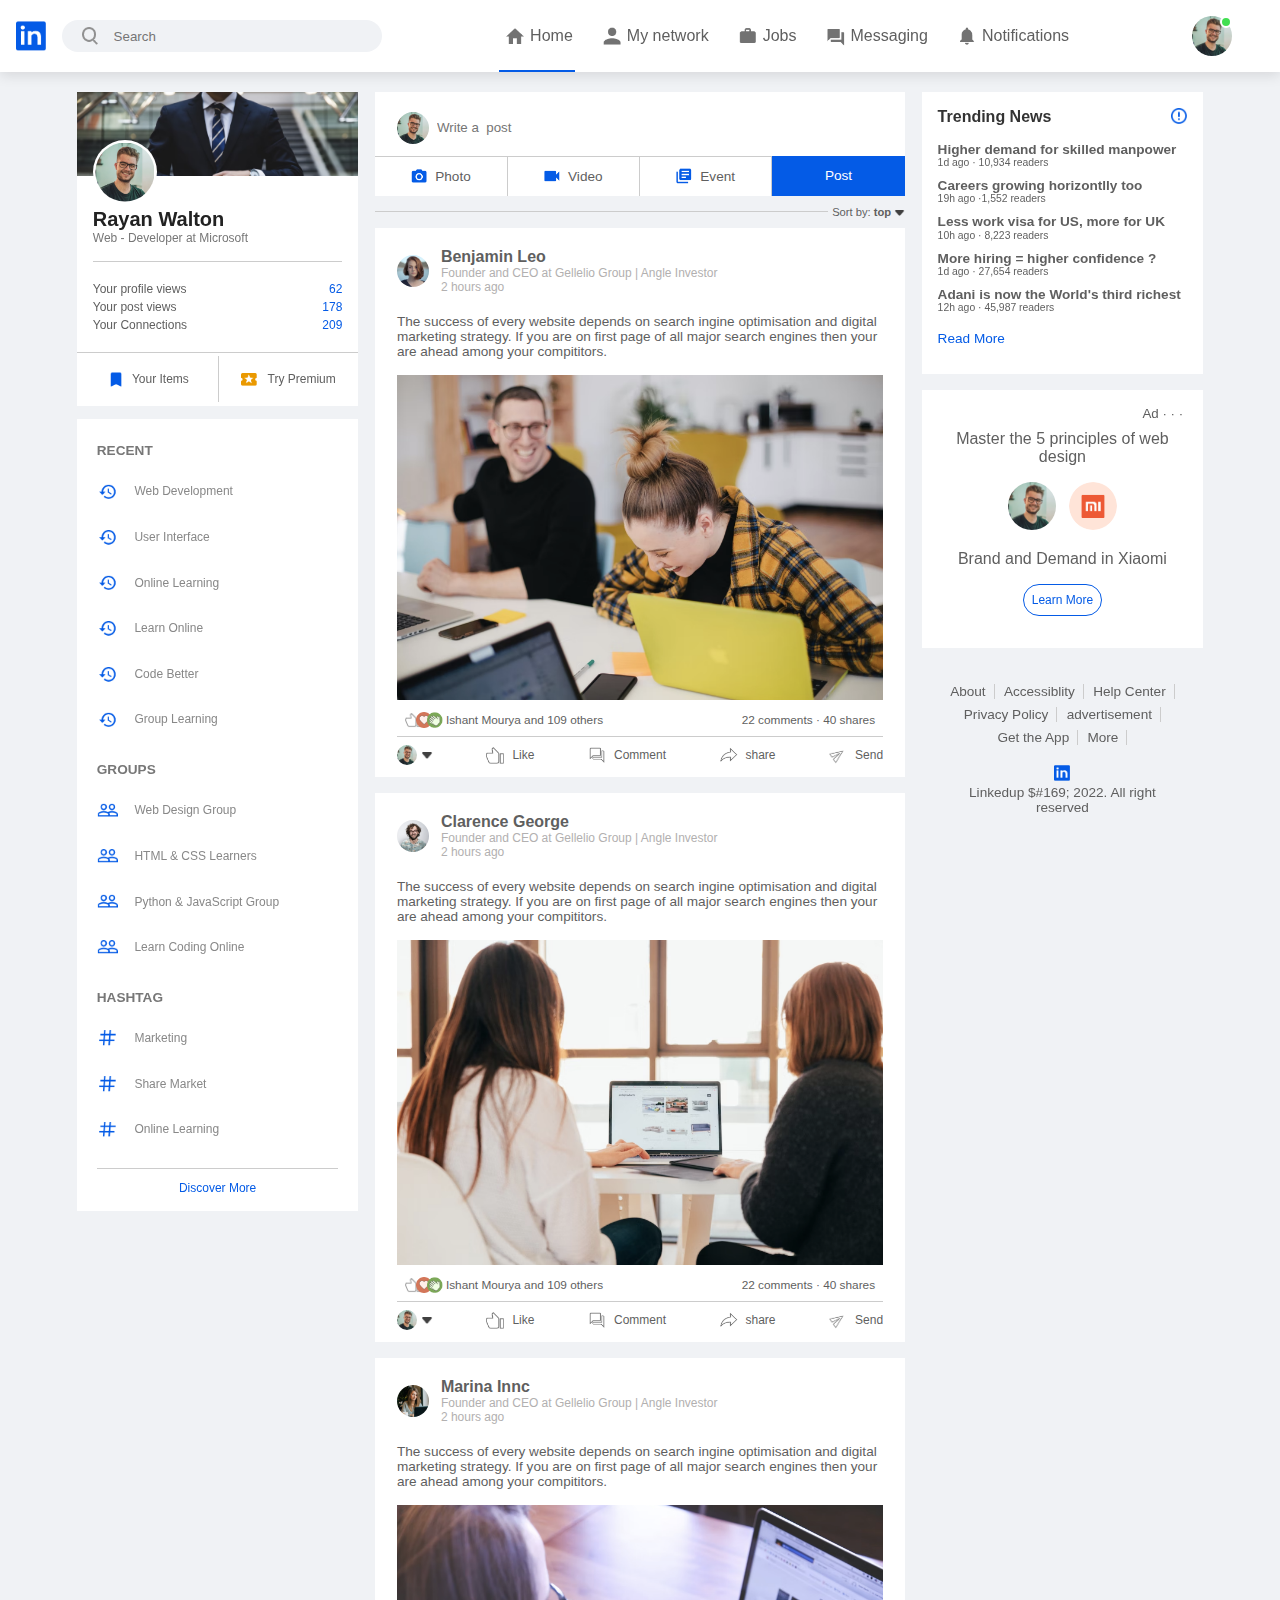
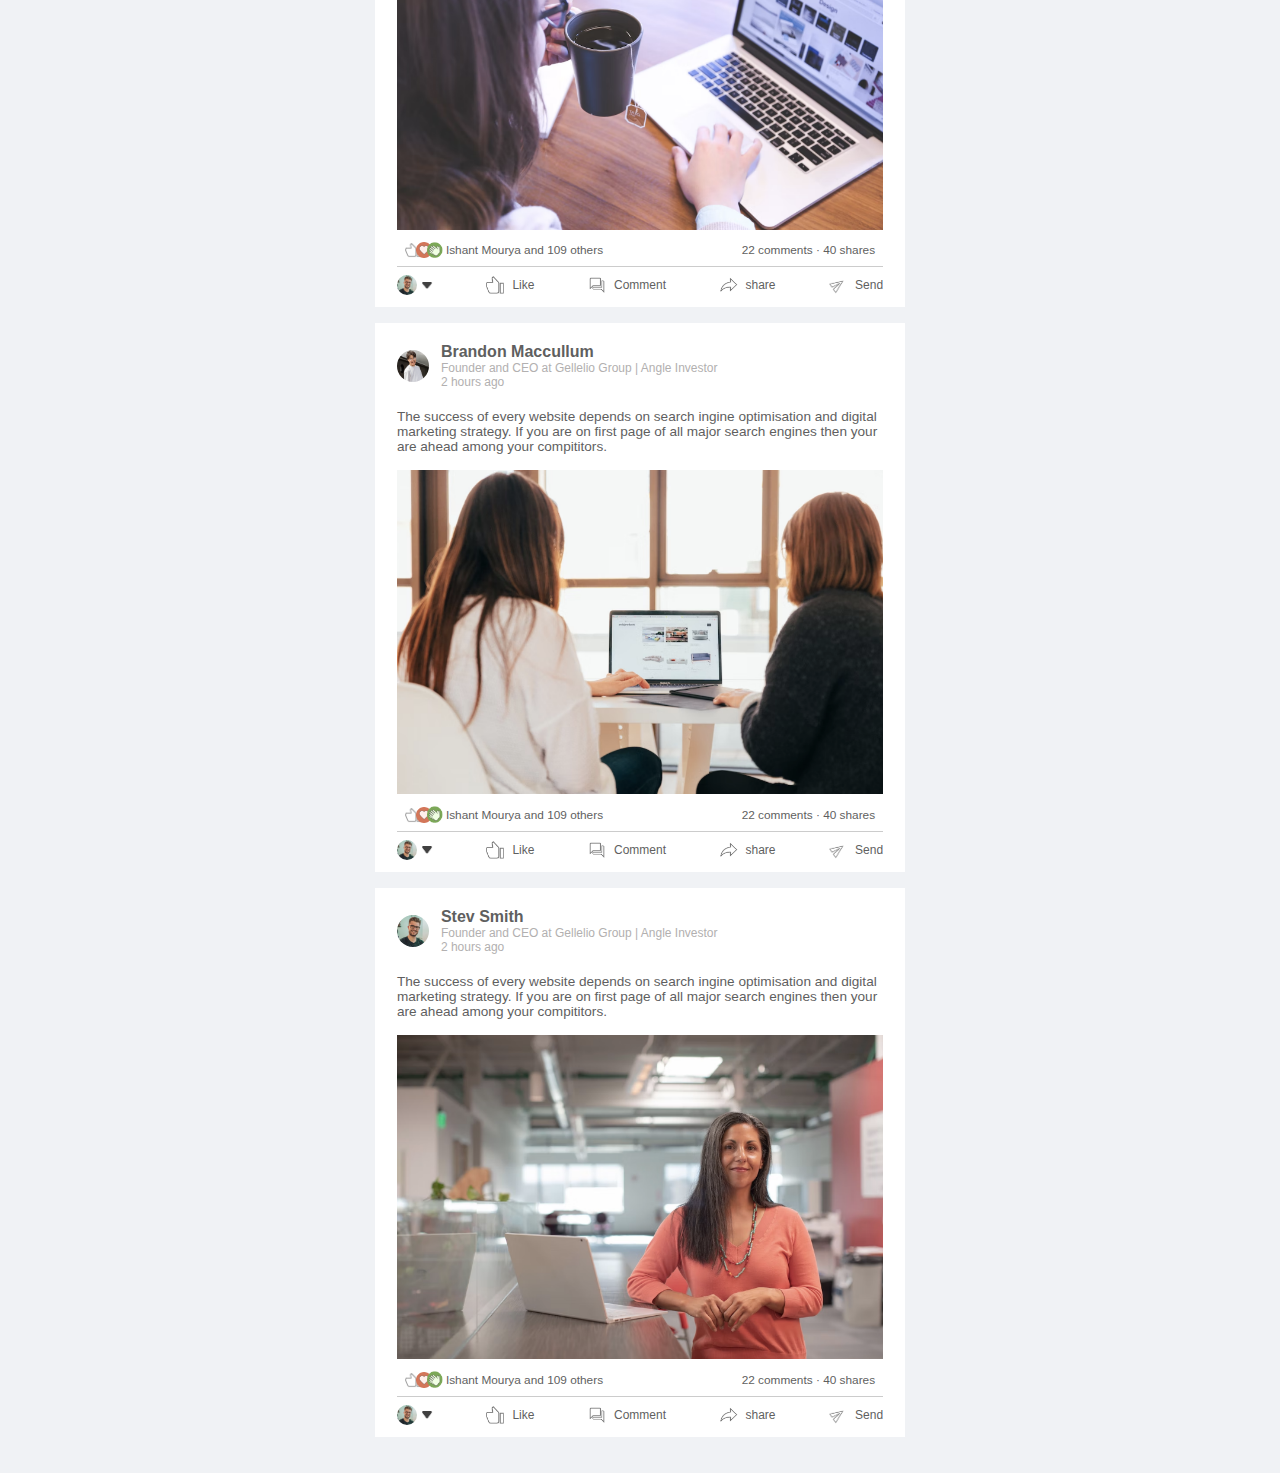
<file: index.html>
<!DOCTYPE html>
<html lang="en">
<head>
    <meta charset="UTF-8">
    <meta name="viewport" content="width=device-width, initial-scale=1.0">
    <link rel="stylesheet" href="https://cdnjs.cloudflare.com/ajax/libs/font-awesome/6.4.0/css/all.min.css" integrity="sha512-iecdLmaskl7CVkqkXNQ/ZH/XLlvWZOJyj7Yy7tcenmpD1ypASozpmT/E0iPtmFIB46ZmdtAc9eNBvH0H/ZpiBw==" crossorigin="anonymous" referrerpolicy="no-referrer" />
    <title>LinkedIn-Clone-By-SachinKhandeka</title>
    <link rel="stylesheet" href="Style.css">
    
</head>
<body>
    <!---------------  Navabr ------------------->
    <nav class="navbar">
        <!-----------Left navbar (Logo + SearchBox + Search icon) ------------>
        <div class="navbar-left">
            <a href="index.html" class="navbar-logo"><img src="images/logo.png"></a>
            <div class="search-box">
                <img src="images/search.png">
                <input type="text" placeholder="Search">
            </div>
        </div>

        <!-- -------------- center point of navbar (menu + menu-logo) -------------------->
        <div class="navbar-center">
            <ul>
                <li><a href="#" class="active-link"><img src="images/home.png"><span>Home</span></a></li>
                <li><a href="#"><img src="images/network.png"><span>My network</span></a></li>
                <li><a href="#"><img src="images/jobs.png"><span>Jobs</span></a></li>
                <li><a href="#"><img src="images/message.png"><span>Messaging</span></a></li>
                <li><a href="#"><img src="images/notification.png"><span>Notifications</span></a></li>
            </ul>
        </div>

        <!--------------------navbar right (profile image + online-dot) ---------------->
        <div class="navbar-right">
            <div class="online">
                <img src="images/user-1.png"class="nav-profile-img" onclick="toggleMenu()">
            </div> 
        </div>

        <!------------------Profile Drop-down menu------------------------->
        <div class="profile-menu-wrap" id="profileMenu">
            <div class="profile-menu">
                <div class="user-info">
                    <img src="images/user-1.png" >
                    <div>
                        <h3>Rayan Walton</h3>
                        <a href="file.html.html">See your profile</a>
                    </div>
                </div>
                <hr>
                <a href="#"class="profile-menu-link">
                    <img src="images/feedback.png">
                    <p>Give feedback</p>
                    <span>></span>
                </a>
                <a href="#"class="profile-menu-link">
                    <img src="images/setting.png">
                    <p>Settings & Privacy</p>
                    <span>></span>
                </a>
                <a href="#"class="profile-menu-link">
                    <img src="images/help.png">
                    <p>Help & Support</p>
                    <span>></span>
                </a>
                <a href="#"class="profile-menu-link">
                    <img src="images/display.png">
                    <p>Display & Accessiblity</p>
                    <span>></span>
                </a>
                <a href="#"class="profile-menu-link">
                    <img src="images/logout.png">
                    <p>Logout</p>
                    <span>></span>
                </a>

            </div>
        </div>
    </nav>
    <!---------------------------- navbar End (Closed)-------------------------------------->

    <!----------Container -(left-sidebar + main-content + right-sidebar)------------------->
    <div class="container">
        <!--------------left-sidebar ------------------------->
        <div class="left-sidebar">
            <div class="sidebar-profile-box">
                <img src="images/cover-pic.png" width="100%">
                <div class="sidebar-profile-info">
                    <img src="images/user-1.png">
                    <h1>Rayan Walton</h1>
                    <h3>Web - Developer at Microsoft <i class="fa-brands fa-microsoft"></i></h3>
                    <ul>
                        <li>Your profile views <span>62</span></li>
                        <li>Your post views <span>178</span></li>
                        <li>Your Connections <span>209</span></li>
                    </ul>
                </div>

                <div class="sidebar-profile-link">
                    <a href="#"><img src="images/items.png">Your Items</a>
                    <a href="#"><img src="images/premium.png">Try Premium</a>
                </div>
            </div>

            <div class="sidebar-activity" id="sidebarActivity">
                <h3>RECENT</h3>
                <a href="#"><img src="images/recent.png">Web Development</a>
                <a href="#"><img src="images/recent.png">User Interface</a>
                <a href="#"><img src="images/recent.png">Online Learning</a>
                <a href="#"><img src="images/recent.png">Learn Online</a>
                <a href="#"><img src="images/recent.png">Code Better</a>
                <a href="#"><img src="images/recent.png">Group Learning</a>
                <h3>GROUPS</h3>
                <a href="#"><img src="images/group.png">Web Design Group</a>
                <a href="#"><img src="images/group.png">HTML & CSS Learners</a>
                <a href="#"><img src="images/group.png">Python & JavaScript Group</a>
                <a href="#"><img src="images/group.png">Learn Coding Online</a>
                <h3>HASHTAG</h3>
                <a href="#"><img src="images/hashtag.png">Marketing</a>
                <a href="#"><img src="images/hashtag.png">Share Market</a>
                <a href="#"><img src="images/hashtag.png">Online Learning</a>
                <div class="discover-more-link">
                    <a href="#">Discover More</a>
                </div>
            </div>
            <p id="showMore" onclick="toggleActivity()">Show more <b>+</b></p>
        </div>


        <!------------- main-content ----------------->
        <div class="main-content">
            <div class="create-post">
                <div class="create-post-input">
                    <img src="images/user-1.png">
                    <textarea rows="2" placeholder="Write a  post"></textarea>
                </div>

                <div class="create-post-links">
                    <li><img src="images/photo.png">Photo</li>
                    <li><img src="images/video.png">Video</li>
                    <li><img src="images/event.png">Event</li>
                    <li>Post</li>
                </div>
            </div>
            <div class="sort-by">
                <hr>
                <p>Sort by: <span>top <img src="images/down-arrow.png"></span></p>
            </div>
            <!-----------Post 1 ------------------------->
            <div class="post">
                <div class="post-author">
                    <img src="images/user-3.png">
                    <div>
                        <h1>Benjamin Leo</h1>
                        <small>Founder and CEO at Gellelio Group | Angle Investor</small>
                        <small>2 hours ago</small>
                    </div>
                </div>
                <p>
                    The success of every website depends on search ingine optimisation and 
                    digital marketing strategy. If you are on first page of all major search 
                    engines then your are ahead among your compititors.
                </p>
                <img src="images/post-image-1.png" width="100%">
                <div class="post-stats">
                    <div>
                        <img src="images/thumbsup.png">
                        <img src="images/love.png">
                        <img src="images/clap.png">
                        <span class="liked-users">Ishant Mourya and 109 others</span>
                    </div>
                    <div>
                        <span>22 comments &middot; 40 shares</span>
                    </div>
                </div>

                <div class="post-activity">
                    <div>
                        <img src="images/user-1.png" class="post-activity-user-icon">
                        <img src="images/down-arrow.png" class="post-activity-arrow-icon">
                    </div>
                    <div class="post-activity-link">
                        <img src="images/like.png">
                        <span>Like</span>
                    </div>
                    <div class="post-activity-link">
                        <img src="images/comment.png">
                        <span>Comment</span>
                    </div>
                    <div class="post-activity-link">
                        <img src="images/share.png">
                        <span>share</span>
                    </div>
                    <div class="post-activity-link">
                        <img src="images/send.png">
                        <span>Send</span>
                    </div>
                </div>
            </div>

            <!----------------  post 2----------------------->

            <div class="post">
                <div class="post-author">
                    <img src="images/user-2.png">
                    <div>
                        <h1>Clarence George</h1>
                        <small>Founder and CEO at Gellelio Group | Angle Investor</small>
                        <small>2 hours ago</small>
                    </div>
                </div>
                <p>
                    The success of every website depends on search ingine optimisation and 
                    digital marketing strategy. If you are on first page of all major search 
                    engines then your are ahead among your compititors.
                </p>
                <img src="images/post-image-2.png" width="100%">
                <div class="post-stats">
                    <div>
                        <img src="images/thumbsup.png">
                        <img src="images/love.png">
                        <img src="images/clap.png">
                        <span class="liked-users">Ishant Mourya and 109 others</span>
                    </div>
                    <div>
                        <span>22 comments &middot; 40 shares</span>
                    </div>
                </div>

                <div class="post-activity">
                    <div>
                        <img src="images/user-1.png" class="post-activity-user-icon">
                        <img src="images/down-arrow.png" class="post-activity-arrow-icon">
                    </div>
                    <div class="post-activity-link">
                        <img src="images/like.png">
                        <span>Like</span>
                    </div>
                    <div class="post-activity-link">
                        <img src="images/comment.png">
                        <span>Comment</span>
                    </div>
                    <div class="post-activity-link">
                        <img src="images/share.png">
                        <span>share</span>
                    </div>
                    <div class="post-activity-link">
                        <img src="images/send.png">
                        <span>Send</span>
                    </div>
                </div>
            </div>

            <!-----------------post 3 -------------------------->

            <div class="post">
                <div class="post-author">
                    <img src="images/user-4.png">
                    <div>
                        <h1>Marina Innc</h1>
                        <small>Founder and CEO at Gellelio Group | Angle Investor</small>
                        <small>2 hours ago</small>
                    </div>
                </div>
                <p>
                    The success of every website depends on search ingine optimisation and 
                    digital marketing strategy. If you are on first page of all major search 
                    engines then your are ahead among your compititors.
                </p>
                <img src="images/post-image-4.png" width="100%">
                <div class="post-stats">
                    <div>
                        <img src="images/thumbsup.png">
                        <img src="images/love.png">
                        <img src="images/clap.png">
                        <span class="liked-users">Ishant Mourya and 109 others</span>
                    </div>
                    <div>
                        <span>22 comments &middot; 40 shares</span>
                    </div>
                </div>

                <div class="post-activity">
                    <div>
                        <img src="images/user-1.png" class="post-activity-user-icon">
                        <img src="images/down-arrow.png" class="post-activity-arrow-icon">
                    </div>
                    <div class="post-activity-link">
                        <img src="images/like.png">
                        <span>Like</span>
                    </div>
                    <div class="post-activity-link">
                        <img src="images/comment.png">
                        <span>Comment</span>
                    </div>
                    <div class="post-activity-link">
                        <img src="images/share.png">
                        <span>share</span>
                    </div>
                    <div class="post-activity-link">
                        <img src="images/send.png">
                        <span>Send</span>
                    </div>
                </div>
            </div>

            <!---------------------post 4 ------------------------------->
            <div class="post">
                <div class="post-author">
                    <img src="images/user-5.png">
                    <div>
                        <h1>Brandon Maccullum</h1>
                        <small>Founder and CEO at Gellelio Group | Angle Investor</small>
                        <small>2 hours ago</small>
                    </div>
                </div>
                <p>
                    The success of every website depends on search ingine optimisation and 
                    digital marketing strategy. If you are on first page of all major search 
                    engines then your are ahead among your compititors.
                </p>
                <img src="images/post-image-2.png" width="100%">
                <div class="post-stats">
                    <div>
                        <img src="images/thumbsup.png">
                        <img src="images/love.png">
                        <img src="images/clap.png">
                        <span class="liked-users">Ishant Mourya and 109 others</span>
                    </div>
                    <div>
                        <span>22 comments &middot; 40 shares</span>
                    </div>
                </div>

                <div class="post-activity">
                    <div>
                        <img src="images/user-1.png" class="post-activity-user-icon">
                        <img src="images/down-arrow.png" class="post-activity-arrow-icon">
                    </div>
                    <div class="post-activity-link">
                        <img src="images/like.png">
                        <span>Like</span>
                    </div>
                    <div class="post-activity-link">
                        <img src="images/comment.png">
                        <span>Comment</span>
                    </div>
                    <div class="post-activity-link">
                        <img src="images/share.png">
                        <span>share</span>
                    </div>
                    <div class="post-activity-link">
                        <img src="images/send.png">
                        <span>Send</span>
                    </div>
                </div>
            </div>

            <!-----------------------post 5 ---------------------------------->
            <div class="post">
                <div class="post-author">
                    <img src="images/user-1.png">
                    <div>
                        <h1>Stev Smith</h1>
                        <small>Founder and CEO at Gellelio Group | Angle Investor</small>
                        <small>2 hours ago</small>
                    </div>
                </div>
                <p>
                    The success of every website depends on search ingine optimisation and 
                    digital marketing strategy. If you are on first page of all major search 
                    engines then your are ahead among your compititors.
                </p>
                <img src="images/post-image-3.png" width="100%">
                <div class="post-stats">
                    <div>
                        <img src="images/thumbsup.png">
                        <img src="images/love.png">
                        <img src="images/clap.png">
                        <span class="liked-users">Ishant Mourya and 109 others</span>
                    </div>
                    <div>
                        <span>22 comments &middot; 40 shares</span>
                    </div>
                </div>

                <div class="post-activity">
                    <div>
                        <img src="images/user-1.png" class="post-activity-user-icon">
                        <img src="images/down-arrow.png" class="post-activity-arrow-icon">
                    </div>
                    <div class="post-activity-link">
                        <img src="images/like.png">
                        <span>Like</span>
                    </div>
                    <div class="post-activity-link">
                        <img src="images/comment.png">
                        <span>Comment</span>
                    </div>
                    <div class="post-activity-link">
                        <img src="images/share.png">
                        <span>share</span>
                    </div>
                    <div class="post-activity-link">
                        <img src="images/send.png">
                        <span>Send</span>
                    </div>
                </div>
            </div>



        </div>


        <!--------------right-sidebar  ----------------->
        <div class="right-sidebar">
            <div class="sidebar-news">
                <img src="images/more.png" class="info-icon">
                <h3>Trending News</h3>
                <a href="#">Higher demand for skilled manpower</a>
                <span>1d ago &middot; 10,934 readers </span>

                <a href="#">Careers growing horizontlly too</a>
                <span>19h ago &middot;1,552 readers</span>

                <a href="#">Less work visa for US, more for UK</a>
                <span>10h ago &middot; 8,223 readers</span>

                <a href="#">More hiring = higher confidence ?</a>
                <span>1d ago &middot; 27,654 readers</span>

                <a href="#">Adani is now the World's third richest</a>
                <span>12h ago &middot; 45,987 readers</span>

                <a href="#" class="read-more-link">Read More</a>
            </div>

            <!-------------------------- advertisement --------------------->
            <div class="sidebar-ad">
                <small>Ad &middot; &middot; &middot;</small>
                <p>Master the 5 principles of web design</p>
                <div>
                    <img src="images/user-1.png">
                    <img src="images/mi-logo.png">
                </div>
                <b>Brand and Demand in Xiaomi</b>
                <a href="#" class="ad-link">Learn More</a>
            </div>

            <div class="sidebar-useful-links">
                <a href="#">About</a>
                <a href="#">Accessiblity</a>
                <a href="#">Help Center</a>
                <a href="#">Privacy Policy</a>
                <a href="#">advertisement</a>
                <a href="#">Get the App</a>
                <a href="#">More</a>

                <div class="copyright-msg">
                    <img src="images/logo.png">
                    <p>Linkedup $#169; 2022. All right reserved</p>
                </div>
            </div>

        </div>
    </div>






    <script src="Script.js"></script>    
</body>
</html>
</file>
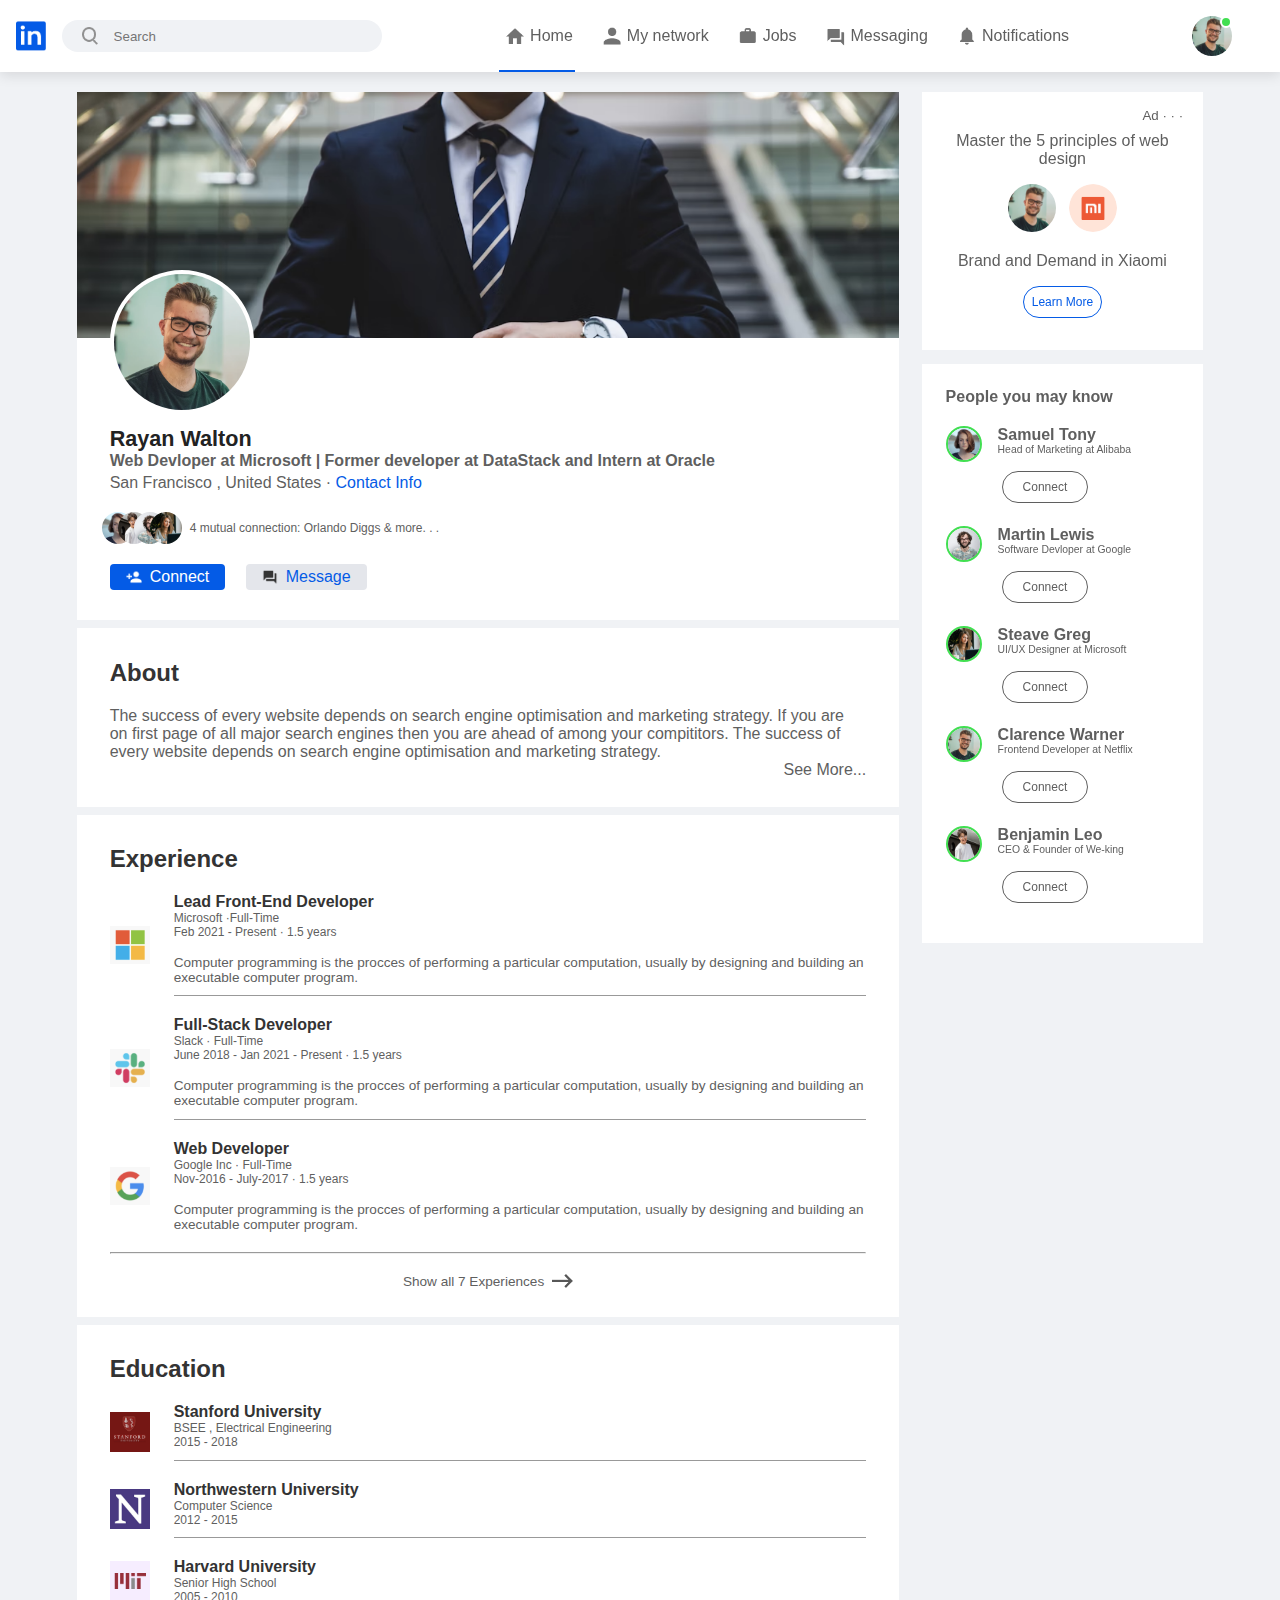
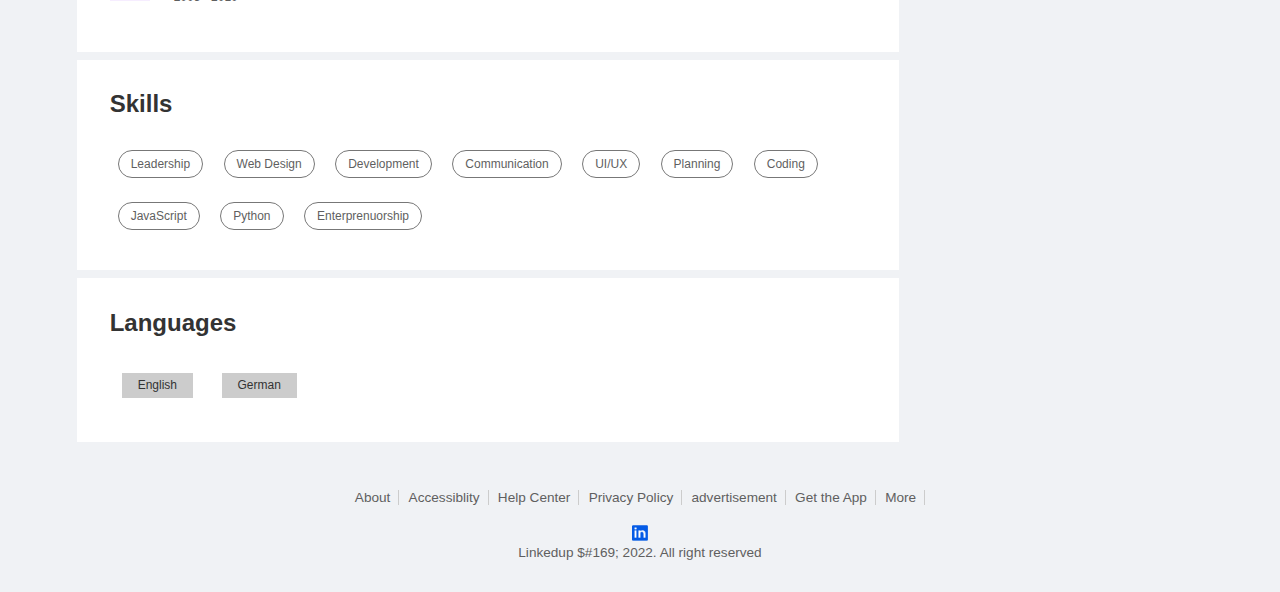
<file: file.html.html>
<!DOCTYPE html>
<html lang="en">
<head>
    <meta charset="UTF-8">
    <meta name="viewport" content="width=device-width, initial-scale=1.0">
    <link rel="stylesheet" href="https://cdnjs.cloudflare.com/ajax/libs/font-awesome/6.4.0/css/all.min.css" integrity="sha512-iecdLmaskl7CVkqkXNQ/ZH/XLlvWZOJyj7Yy7tcenmpD1ypASozpmT/E0iPtmFIB46ZmdtAc9eNBvH0H/ZpiBw==" crossorigin="anonymous" referrerpolicy="no-referrer" />
    <title>LinkedIn-Clone-By-SachinKhandeka</title>
    <link rel="stylesheet" href="Style.css">
    
</head>
<body>
    <!---------------  Navabr ------------------->
    <nav class="navbar">
        <!-----------Left navbar (Logo + SearchBox + Search icon) ------------>
        <div class="navbar-left">
            <a href="index.html" class="navbar-logo"><img src="images/logo.png"></a>
            <div class="search-box">
                <img src="images/search.png">
                <input type="text" placeholder="Search">
            </div>
        </div>

        <!-- -------------- center point of navbar (menu + menu-logo) -------------------->
        <div class="navbar-center">
            <ul>
                <li><a href="#" class="active-link"><img src="images/home.png"><span>Home</span></a></li>
                <li><a href="#"><img src="images/network.png"><span>My network</span></a></li>
                <li><a href="#"><img src="images/jobs.png"><span>Jobs</span></a></li>
                <li><a href="#"><img src="images/message.png"><span>Messaging</span></a></li>
                <li><a href="#"><img src="images/notification.png"><span>Notifications</span></a></li>
            </ul>
        </div>

        <!--------------------navbar right (profile image + online-dot) ---------------->
        <div class="navbar-right">
            <div class="online">
                <img src="images/user-1.png"class="nav-profile-img" onclick="toggleMenu()">
            </div> 
        </div>

        <!------------------Profile Drop-down menu------------------------->
        <div class="profile-menu-wrap" id="profileMenu">
            <div class="profile-menu">
                <div class="user-info">
                    <img src="images/user-1.png" >
                    <div>
                        <h3>Rayan Walton</h3>
                        <a href="#">See your profile</a>
                    </div>
                </div>
                <hr>
                <a href="#"class="profile-menu-link">
                    <img src="images/feedback.png">
                    <p>Give feedback</p>
                    <span>></span>
                </a>
                <a href="#"class="profile-menu-link">
                    <img src="images/setting.png">
                    <p>Settings & Privacy</p>
                    <span>></span>
                </a>
                <a href="#"class="profile-menu-link">
                    <img src="images/help.png">
                    <p>Help & Support</p>
                    <span>></span>
                </a>
                <a href="#"class="profile-menu-link">
                    <img src="images/display.png">
                    <p>Display & Accessiblity</p>
                    <span>></span>
                </a>
                <a href="#"class="profile-menu-link">
                    <img src="images/logout.png">
                    <p>Logout</p>
                    <span>></span>
                </a>

            </div>
        </div>
    </nav>
    <!---------------------------- navbar End (Closed)-------------------------------------->
    <div class="container">
        <div class="profile-main">
            <div class="profile-container">
                <img src="images/cover-pic.png" width="100%">
                <div class="profile-container-inner">
                    <img src="images/user-1.png" class="profile-pic">
                    <h1>Rayan Walton</h1>
                    <b>Web Devloper at Microsoft  <i class="fa-brands fa-microsoft"></i> | Former developer at DataStack and Intern at Oracle</b>
                    <p>San Francisco , United States &middot; <a href="#">Contact Info</a></p>

                    <div class="mutual-connection">
                        <img src="images/user-3.png">
                        <img src="images/user-5.png">
                        <img src="images/user-2.png">
                        <img src="images/user-4.png">
                        <span>4 mutual connection: Orlando Diggs &amp; more. . .</span>
                    </div>
                    <div class="profile-btn">
                        <a href="#" class="primary-btn"><img src="images/connect.png">Connect</a>
                        <a href="#"><img src="images/chat.png">Message</a>
                    </div>
                </div>
            </div>
            
            <div class="profile-description">
                <h2>About</h2>
                <p>
                    The success of every website depends on search engine optimisation and 
                    marketing strategy. If you are on first page of all major search engines 
                    then you are ahead of among your compititors.
                    The success of every website depends on search engine optimisation and 
                    marketing strategy.
                </p>
                <a href="#" class="see-more-link">See More...</a>
            </div>

            <div class="profile-description">
                <h2>Experience</h2>
                <div class="profile-desc-row">
                    <img src="images/microsoft.png">
                    <div>
                        <h3>Lead Front-End Developer</h3>
                        <b>Microsoft &middot;Full-Time</b>
                        <b>Feb 2021 - Present &middot; 1.5 years</b>
                        <p>
                            Computer programming is the procces of performing a particular
                            computation, usually by designing and building an executable 
                            computer program.
                        </p>
                        <hr>
                    </div>
                </div>
                <div class="profile-desc-row">
                    <img src="images/slack.png">
                    <div>
                        <h3>Full-Stack Developer</h3>
                        <b>Slack &middot; Full-Time</b>
                        <b>June 2018 - Jan 2021 - Present &middot; 1.5 years</b>
                        <p>
                            Computer programming is the procces of performing a particular
                            computation, usually by designing and building an executable 
                            computer program.
                        </p>
                        <hr>
                    </div>
                </div>

                <div class="profile-desc-row">
                    <img src="images/google.png">
                    <div>
                        <h3>Web Developer</h3>
                        <b>Google Inc &middot; Full-Time</b>
                        <b>Nov-2016 - July-2017 &middot; 1.5 years</b>
                        <p>
                            Computer programming is the procces of performing a particular
                            computation, usually by designing and building an executable 
                            computer program.
                        </p>
                    </div>
                </div>
                <hr>
                <a href="#" class="experience-link">Show all 7 Experiences <img src="images/right-arrow.png"></a>
            </div>
            <div class="profile-description">
                <h2>Education</h2>
                <div class="profile-desc-row">
                    <img src="images/stanford.png" alt="">
                    <div>
                        <h3>Stanford University</h3>
                        <b>BSEE , Electrical Engineering</b>
                        <b>2015 - 2018</b>
                        <hr>
                    </div>
                </div>
                <div class="profile-desc-row">
                    <img src="images/north.png" alt="">
                    <div>
                        <h3>Northwestern University</h3>
                        <b>Computer Science</b>
                        <b>2012 - 2015</b>
                        <hr>
                    </div>
                </div>
                <div class="profile-desc-row">
                    <img src="images/mit.png" alt="">
                    <div>
                        <h3>Harvard University</h3>
                        <b>Senior High School</b>
                        <b>2005 - 2010</b>
                    </div>
                </div>
        </div>
        <div class="profile-description">
            <h2>Skills</h2>
            <a href="#" class="skills-btn">Leadership</a>
            <a href="#" class="skills-btn">Web Design</a>
            <a href="#" class="skills-btn">Development</a>
            <a href="#" class="skills-btn">Communication</a>
            <a href="#" class="skills-btn">UI/UX</a>
            <a href="#" class="skills-btn">Planning</a>
            <a href="#" class="skills-btn">Coding</a>
            <a href="#" class="skills-btn">JavaScript</a>
            <a href="#" class="skills-btn">Python</a>
            <a href="#" class="skills-btn">Enterprenuorship</a>
        </div>
        <div class="profile-description">
            <h2>Languages</h2>
            <a href="#" class="language-btn">English</a>
            <a href="#"class="language-btn">German</a>
        </div>
    </div>

        <!----------------- profile sidebar ------------------------------->
        <div class="profile-sidebar">
            <div class="sidebar-ad">
                <small>Ad &middot; &middot; &middot;</small>
                <p>Master the 5 principles of web design</p>
                <div>
                    <img src="images/user-1.png">
                    <img src="images/mi-logo.png">
                </div>
                <b>Brand and Demand in Xiaomi</b>
                <a href="#" class="ad-link">Learn More</a>
            </div>

            <div class="sidebar-people">
                <h3>People you may know</h3>
                <div class="sidebar-people-row">
                    <img src="images/user-3.png">
                    <div>
                        <h2>Samuel Tony</h2>
                        <p>Head of Marketing at Alibaba</p>
                        <a href="#">Connect</a>
                    </div>
                </div>
                <div class="sidebar-people-row">
                    <img src="images/user-2.png">
                    <div>
                        <h2>Martin Lewis</h2>
                        <p>Software Devloper at Google</p>
                        <a href="#">Connect</a>
                    </div>
                </div>
                <div class="sidebar-people-row">
                    <img src="images/user-4.png">
                    <div>
                        <h2>Steave Greg</h2>
                        <p>UI/UX Designer at Microsoft</p>
                        <a href="#">Connect</a>
                    </div>
                </div>
                <div class="sidebar-people-row">
                    <img src="images/user-1.png">
                    <div>
                        <h2>Clarence Warner  </h2>
                        <p>Frontend Developer at Netflix</p>
                        <a href="#">Connect</a>
                    </div>
                </div>
                <div class="sidebar-people-row">
                    <img src="images/user-5.png">
                    <div>
                        <h2>Benjamin Leo</h2>
                        <p>CEO & Founder of We-king</p>
                        <a href="#">Connect</a>
                    </div>
                </div>
            </div>
        </div>
    </div>

    <div class="profile-footer">
        <div class="sidebar-useful-links">
            <a href="#">About</a>
            <a href="#">Accessiblity</a>
            <a href="#">Help Center</a>
            <a href="#">Privacy Policy</a>
            <a href="#">advertisement</a>
            <a href="#">Get the App</a>
            <a href="#">More</a>

            <div class="copyright-msg">
                <img src="images/logo.png">
                <p>Linkedup $#169; 2022. All right reserved</p>
            </div>
        </div>

    </div>

    <script src="Script.js"></script>    
</body>
</html>
</file>
<file: Style.css>
*{
    margin: 0;
    padding:0;
    box-sizing:border-box;
    font-family: 'poppins',sans-serif;
}
body {
    background-color: #f0f2f5;
    color: #5f5f5f;
}
a{
    text-decoration: none;
    color: #5f5f5f;
}


/* -------------- navbar Style {Start} ------------- */
.navbar {
    display: flex;
    align-items: center;
    justify-content: space-between;
    background-color: #fff;
    padding: 1rem;
    box-shadow: 0 0.25rem 0.75rem rgba(0, 0, 0, 0.1);
    position: sticky;
    top: 0;
    z-index:100;

}

.navbar-logo img {
    width: 1.85rem;
    margin-right: 1rem;
    display: block;
}

.navbar-center ul li {
    display: inline-block;
    list-style: none;

}

.navbar-center ul li a {
    display: flex;
    align-items: center;
    justify-content: center;
    font-size: 1rem;
    margin: 0.25rem 0.5rem;
    padding-right: 0.25rem;
    position: relative;
}
.navbar-center ul li a::after {
    content: '';
    position: absolute;
    bottom:-1.35rem;
    width: 0;
    height: 0.15rem;
    background-color: #045be6;
    transition: width 0.3s linear;

}
.navbar-center ul li a:hover::after,
.navbar-center ul li a.active-link::after
 {
    width: 100%;
}

.navbar-center  ul li a img {
    width:1.85rem;
}

.navbar-right {
    padding-right: 2rem ;
}

.nav-profile-img {
    width: 2.5rem;
    border-radius: 50%;
    position: relative;
    display: block;
    cursor: pointer;
}
.online {
    position: relative;
}

.online::after {
    content:'';
    position:absolute;
    top: 0;
    right: 0;
    height: 0.5rem;
    width: 0.5rem;
    background-color: #41df51;
    border: 2px solid #fff;
    border-radius: 50%;
}

.navbar-left {
    display: flex;
    align-items: center;
}
.search-box img {
    width: 1rem;
    margin-left: 1rem;
}
.search-box {
    background-color: #f0f2f5;
    height: 2rem;
    width: 20rem;
    display: flex;
    justify-content: space-between;
    align-items: center;
    padding: 0 0.25rem;
    border-radius: 1rem;


}
.search-box input {
    width: 100%;
    background-color: transparent;
    border: none;
    outline: none;
    padding: 1rem;
}
/* --------------- Navbar Style {End} ---------------*/

/* --------------- container (main + right + left - content)----------------- */
.container {
    padding: 1.25rem 6%;
    display: flex;
    flex-wrap: wrap;
    justify-content: space-between;
}
/* ------------------left-sidebar -------------------- */
.left-sidebar {
    flex-basis: 25%;
    align-items: flex-start;
    position: sticky;
    top: 73px;
}
.sidebar-profile-box {
    background-color: #fff;
}
.sidebar-profile-info {
    width: 100%;
    padding: 0 1rem;

}
.sidebar-profile-info img {
    width: 4rem;
    border-radius: 50%;
    background-color: #fff;
    padding: 0.15rem;
    margin-top: -2.5rem;
}
.sidebar-profile-info h1 {
    font-size: 1.25rem;
    font-weight: 600;
    color: #222;
}
.sidebar-profile-info h3 {
    font-size: 0.75rem;
    font-weight: 500;
    color: #777;
    border-bottom: 1px double #ccc;
    padding: 0 0 1rem;
}
.sidebar-profile-info h3 i {
    padding-left: 0.5rem;
}
.sidebar-profile-info ul {
    margin: 1.25rem 0;
    list-style: none;
}
.sidebar-profile-info ul li {
    font-size: 0.75rem;
    margin: 0.25rem 0;

    
}
.sidebar-profile-info ul li span {
    float: right;
    color: #045be6;
}
.sidebar-profile-link {
    display: flex;
    align-items: center;
    border-top: 1px solid #ccc;

}
.sidebar-profile-link a img {
    width: 1rem;
    margin-right: 0.65rem;
}
.sidebar-profile-link a {
    flex-basis: 50%;
    display: flex;
    align-items: center;
    justify-content: center;
    padding: 1rem 0 ;
    font-size: 0.75rem;
    border-left: 1px solid #ccc;
}
.sidebar-profile-link a:first-child {
    border-left: 0;
}
.sidebar-activity {
    background-color: #fff;
    padding: 0.25rem 1.25rem;
    margin: 0.85rem 0 ;
}

.sidebar-activity h3  {
    padding: 1.25rem 0  0.65rem;
    font-size: 0.85rem;
    font-weight: 600;
    color: #777;
}

.sidebar-activity a  {
    font-size: 0.75rem;
    font-weight: 500;
    padding: 0.75rem 0 ;
    color: #888;
    display: flex;
    align-items: center;
}

.sidebar-activity a img {
    width: 1.35rem;
    margin-right: 1rem;
}
.discover-more-link {
    border-top: 1px solid #ccc;
    text-align: center;
    margin: 1rem 0 0;
}

.discover-more-link a {
    font-size: 0.75rem;
    color: #045be6;
    display: inline-block;
}




/* ----------------main content ------------------------- */
.main-content {
    flex-basis: 47%;
}
.create-post {
    background-color: #fff;

}
.create-post-input {
    padding: 1.25rem 1.35rem 0.35rem;
    display: flex;
    align-items: flex-start;
}
.create-post-input img {
    width: 2rem;
    border-radius: 50%;
    margin-right: 0.5rem;

}
.create-post-input textarea  {
    width: 100%;
    border: 0;
    outline: 0;
    resize: none;
    background-color: transparent;
    margin-top: 0.5rem;

}
::placeholder {
    font-weight: 500;
}

.create-post-links {
    display: flex;
    align-items: flex-start;
}

.create-post-links li {
    flex-basis: 25%;
    list-style: none;
    padding: 0 1rem;
    height: 2.5rem;
    border-top: 1px solid #ccc;
    border-right: 1px solid #ccc;display: flex;
    align-items: center;
    font-size: 0.85rem;
    justify-content: center;
    cursor: pointer;
}
.create-post-links li:last-child {
    border-right: 0;
    border-top: 0;
    background-color: #045be6;
    color: #fff;
}

.create-post-links li img {
    width: 1rem;
    margin-right: 0.5rem;
}

.sort-by {
    display: flex;
    align-items: center;
    margin: 0.65rem 0;
}
.sort-by hr {
    flex:1;
    border: 0;
    height: 1px;
    background-color: #ccc;
}
.sort-by p {
    font-size: 0.7rem;
    padding-left: 0.25rem;
}
.sort-by p span {
    font-weight: 600;
    cursor: pointer;

}
.sort-by p  span img {
    width: 0.65rem;
}

.post {
    background-color: #fff;
    padding: 1.25rem 1.35rem 0.25rem;
    margin: 0.25rem 0 1rem;
}
.post-author {
    display:flex;
    align-items: center;
    padding-bottom: 1.25rem;
}

.post-author img {
    width: 2rem;
    border-radius: 50%;
    margin-right:0.75rem ;
    margin-right: 0.45re; ;
}
.post-author h1 {
    font-size: 1rem;
}
.post-author small {
    display: block;
    color: #b2b0b0;
    font-size: 0.75rem;
}
.post  p {
    font-size: 0.85rem;
    margin-bottom: 1rem;
}

.post-stats {
    display: flex;
    align-items: center;
    justify-content: space-between;
    flex-wrap: wrap;
    font-size: 0.74rem;
    border-bottom: 1px solid #ccc;
    padding: 0.5rem;
}
.post-stats div {
    display: flex;
    align-items: center;
}
.post-stats img {
    width: 1rem;
    margin-right: -5px;
}

.liked-users {
    margin-left: 0.5rem;
}

.post-activity {
    display: flex;
    align-items: center;
    justify-content: space-between;
    padding: 0.5rem 0 ;
    font-size: 0.75rem;
    font-weight: 500;
}

.post-activity div {
    display: flex;
    align-items: center;
}
.post-activity-user-icon  {
    width: 1.25rem;
    border-radius: 50%;
}
.post-activity-arrow-icon {
    width: 0.75rem;
    margin-left: 0.25rem;
}

.post-activity-link  img{
    width: 1.15rem;
    margin-right: 0.5rem;

}





/* ------------------- right-sidebar ---------------- */
.right-sidebar {
    flex-basis: 25%;
    align-self: flex-start;
    position: sticky;
    top: 73px;
}

.sidebar-news {
    background-color: #fff;
    padding: 0.5rem 1rem;
}
.info-icon {
    float: right;
    width: 1rem;
    margin-top: 0.5rem;
}
.sidebar-news h3 {
    font-size: 1rem;
    font-weight: 600;
    color: #333;
    margin: 0.5rem 0 1rem;
}

.sidebar-news a {
    display: block;
    font-size: 0.85rem;
    font-weight: 600;
    margin-top: 0.5rem;
    margin-bottom: -0.3rem;

}
.sidebar-news span {
    font-size: 0.65rem;

}

.sidebar-news .read-more-link {
    color: #045be6;
    font-weight: 500;
    margin: 1rem 0 1.25rem;

}

/* advertisment */
.sidebar-ad {
    background-color: #fff;
    padding: 1rem 1.25rem;
    text-align: center;
    margin: 1rem 0 ;
    font-size: 1rem;
}
.sidebar-ad  img{
    border-radius: 50%;
    width: 3rem;
    margin: 0.25rem;
}
.sidebar-ad small {
    float: right;
    font-weight: 500;
}
.sidebar-ad p{
    margin-top: 1.5rem;
    margin-bottom: 0.75rem;
}
.sidebar-ad b {
    display: block;
    margin-top: 0.75rem;
    font-weight: 500;
}
.ad-link {
    display: inline-block;
    border: 1px solid #045be6;
    padding: 0.5rem 0.5rem;
    border-radius: 2rem;
    margin: 1rem auto 1rem;
    font-weight: 500;
    font-size: 0.75rem;
    color: #045be6;
}
.sidebar-useful-links {
    padding: 1rem 1.25rem;
    text-align: center;
}
.sidebar-useful-links a {
    padding-right: 0.5rem;
    display: inline-block;
    font-size: 0.85rem;
    margin: 0.25rem 0.15rem;
    border-right: 1px solid #ccc;
}
.sidebar-useful-links a:last-child {
    border-right: 0;
}

.copyright-msg {
    margin-top: 1rem;
    margin-bottom: 1rem;
}
.copyright-msg img {
    width: 1rem;
}
.copyright-msg p {
    font-size: 0.85rem;
}

/* --------------------profile drop-down menu-------------------------- */
.profile-menu-wrap {
    position: absolute;
    top: 100%;
    right: 5%;
    width: 320px;
    max-height: 0;
    overflow: hidden;
    transition: max-height 0.5s;
}
.profile-menu-wrap.open-menu {
    max-height: 400px;

}
.profile-menu {
    background-color: #222;
    color: #fff;
    padding: 1.25rem;
    margin: 0.75rem;

}
.user-info {
    display: flex;
    align-items: center;
}
.user-info img {
    width: 3rem;
    border-radius: 50%;
    margin-right: 0.5rem;
}
.user-info h3 {
    font-weight: 500;
    margin-bottom: -0.15rem;

}
.user-info a {
    color: #c9dbf8;
    font-size: 0.75rem;
}
.profile-menu hr {
    border: 0;
    height: 1px;
    width: 100%;
    background-color: #fff;
    margin: 1rem 0 0.75rem;
}
.profile-menu-link {
    display: flex;
    align-items: center;
    color: #fff;
    margin: 0.75rem 0 ;
    font-size: 0.85rem;
}
.profile-menu-link p {
    width: 100%;

}
.profile-menu-link img {
    width: 2rem;
    border-radius: 50%;
    margin-right: 1rem;
}


/* ------------------------- profile  page --------------------------------- */
.profile-main {
    flex-basis: 73%;
}
.profile-sidebar {
    flex-basis: 25%;
    align-self: flex-start;
    position: sticky;
    top: 73px;
}
.profile-container {
    background-color: #fff;
}
.profile-container-inner {
    padding: 0 4% 0.65rem;
}
.profile-pic {
    border-radius: 50%;
    width: 9rem;
    margin-top: -4.5rem;
    padding: 0.25rem;
    background-color: #fff;
}
.profile-container h1 {
    margin-top: 0.5rem;
    font-size: 1.35rem;
    font-weight: 600;
    color: #222;
}
.profile-container b {
    font-weight: 600;
}
.profile-container p {
    margin-top: 0.25rem;
}
.profile-container a {
    color: #045be6;
    font-weight: 500;
}
.mutual-connection {
    display: flex;
    align-items: center;
    margin: 1.25rem 0 ;
    margin-left: 1rem;
}
.mutual-connection img {
    border-radius: 50%;
    width: 2rem;
    margin-right: 0.5rem;
    margin-left: -1.5rem;
    
    
}
.mutual-connection span {
    font-size: 0.75rem;
}
.profile-btn {
    margin: 1.25rem  0;
}
.profile-btn a {
    display: inline-flex;
    align-items: center;
    background-color: #e4e6eb;
    padding: 0.25rem 1rem;
    border-radius: 0.25rem;
    margin-right: 1rem;
}
.profile-btn img {
    width: 1rem;
    margin-right: 0.5rem;
}
.profile-btn .primary-btn {
    background-color: #045be6;
    color: #fff;
}
.profile-description {
    background-color: #fff;
    padding: 1.25rem 4% 1.75rem;
    margin: 0.5rem 0 ;

}
.profile-description h2 {
    color: #333;
    margin: 0.65rem 0 1.25rem;
    font-weight: 600;
}

.profile-description .see-more-link {
    display: block;
    text-align: right;
    font-size: 1rem;

}
.profile-desc-row {
    display: flex;
    align-items: flex-start;
    margin: 1.25rem 0 ;
}
.profile-desc-row img {
    width: 2.5rem;
    align-self: center;
    margin-right: 1.5rem;
}
.profile-desc-row div {
    width: 100%;

}
.profile-desc-row div h3 {
    font-size: 1rem;
    font-weight: 600;
    color: #333;
}
.profile-desc-row div b {
    display: block;
    font-weight: 500;
    font-size: 0.75rem;
}

.profile-desc-row p {
    margin-top: 1rem;
    font-size: 0.85rem;
}
.profile-desc-row hr {
    border: 0;
    border-bottom: 1px solid #999;
    margin-top: 0.65rem;
}
.experience-link {
    display: flex;
    align-items: center;
    justify-content: center;
    padding-top:1.25rem ;
    font-size: 0.85rem;
    font-weight: 500;
}
.experience-link img {
    width: 1.8rem;
    padding-left: 0.5rem;
}

.skills-btn {
    display: inline-block;
    margin: 0.75rem 0.5rem;
    border: 1px solid #777;
    border-radius: 1rem;
    padding: 6px 12px;
    font-size: 0.75rem;
    font-weight: 500;
}

.language-btn {
    display: inline-block;
    margin: 1rem 0.75rem;
    background-color: #ccc;
    padding: 0.35rem 1rem;
    font-size: 0.75rem;
    font-weight: 500;
    color: #333;
}
.profile-sidebar .sidebar-ad {
    margin: 0;
}
.sidebar-people {
    background-color: #fff;
    padding: 1rem 1.5rem;
    margin: 0.85rem 0 ;
    font-size: 0.75rem;

}
.sidebar-people h3 {
    font-size: 1rem;
    font-weight: 600;
    margin: 0.5rem 0 1.25rem;
}
.sidebar-people-row {
    display: flex;
    align-items: flex-start;
    margin: 0.45rem 0 ;
}
.sidebar-people-row img {
    width: 2.25rem;
    border-radius: 50%;
    margin-right: 1rem;
    border: 2px solid #41df51;
}
.sidebar-people-row h2 {
    font-size: 1rem;
}
.sidebar-people-row p {
    font-size: 0.65rem;
    font-weight: 500;
}

.sidebar-people-row a {
    display: inline-block;
    margin: 1rem 0.25rem ;
    border: 1px solid #5f5f5f;
    padding: 0.5rem 1.25rem;
    border-radius: 1.5rem;
    font-weight: 500;
}
#showMore {
    display: none;
}

/* ------------------------------ media query for smaller screen-------------------------------- */
@media only screen and (max-width:900px) {
    .search-box {
        background-color: transparent;
        width: auto;
        padding: 0;
    }
    .search-box input {
        width: 0;
        padding: 0;
    }
    .navbar-center ul li a span {
        display: none;
    }
    .navbar-center ul li a {
        padding: 0;
        margin: 2px;
    }
    .container {
        padding: 15px 3%;

    }
    .left-sidebar, .right-sidebar {
        flex-basis: 100%;
        position: relative;
        top: unset;

    }
    .main-content {
        flex: 100%;
    }
    .sidebar-useful-links a:nth-of-type(3n) {
        border-right: 0;
    }
    .post-stats div {
        margin: 4px 0;
    }
    .post-activity-link span {
        display: none;
    }
    .profile-main , .profile-sidebar {
        flex-basis: 100%;
    }
    .profile-container-inner b {
        margin: 5px 0 ;
    }
    .profile-pic {
        width: 100px;
        margin-top: -50px;
    }
    #showMore{
        display: block;
        width: fit-content;
        margin: 0.75rem auto;
        font-size: 0.75rem;
        cursor: pointer;
    }
    .sidebar-activity {
        display: none;
    }
    .sidebar-activity.open-activity {
        display: block;
    }
}
</file>
